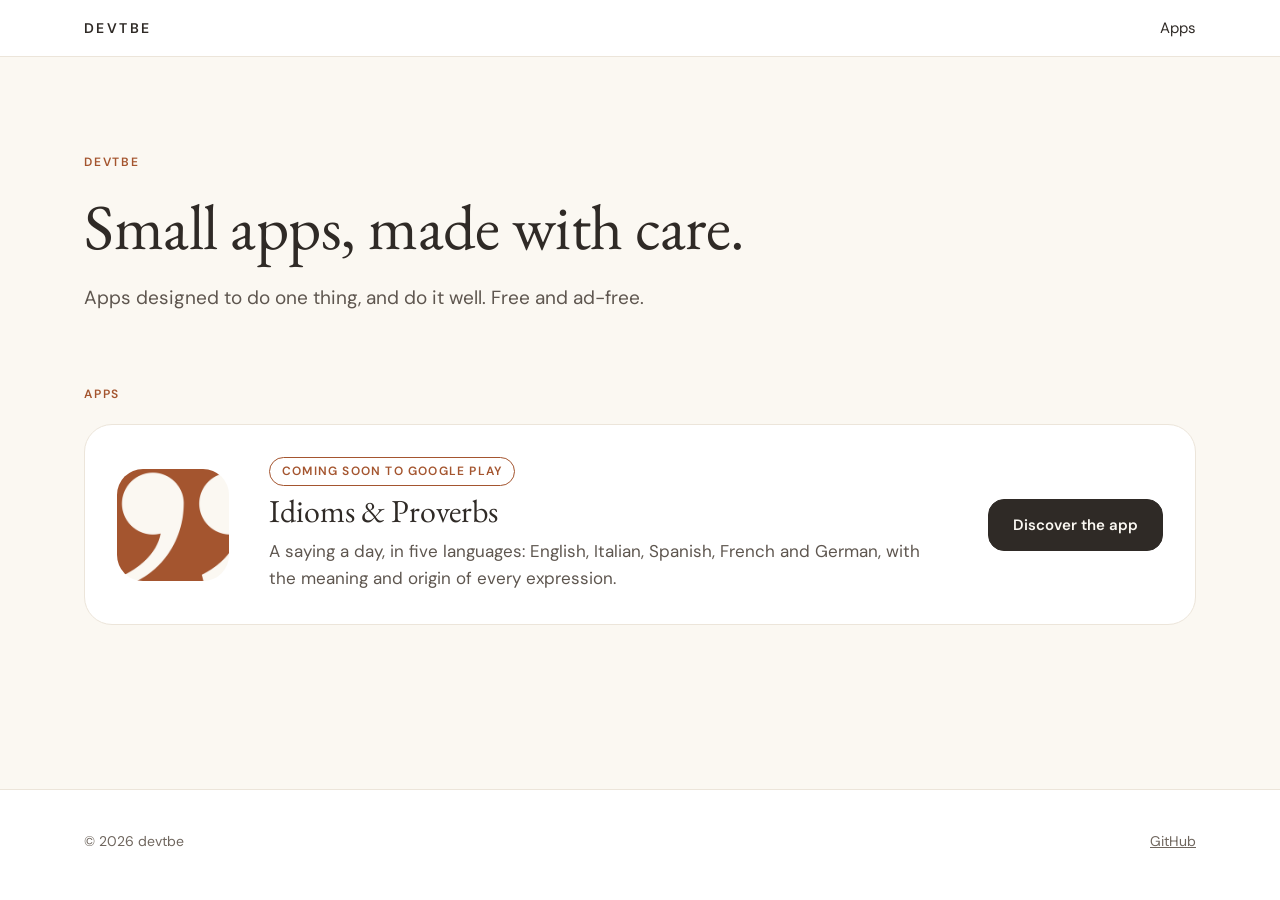
<file: index.html>
<!doctype html>
<html lang="en">
<head>
<meta charset="utf-8">
<meta name="viewport" content="width=device-width, initial-scale=1">
<title>devtbe — apps for Android and iPhone</title>
<meta name="description" content="Small apps for Android and iPhone, made with care. Among them Idioms &amp; Proverbs, a saying a day in five languages.">
<link rel="icon" href="assets/apple-touch-icon.png">
<link rel="preconnect" href="https://fonts.googleapis.com">
<link rel="preconnect" href="https://fonts.gstatic.com" crossorigin>
<link href="https://fonts.googleapis.com/css2?family=EB+Garamond:ital@0;1&amp;family=DM+Sans:wght@400;500;600&amp;display=swap" rel="stylesheet">
<link rel="stylesheet" href="assets/stile.css">
<style>
.apertura { padding-top: 96px; padding-bottom: 72px; display: flex; flex-direction: column; gap: 20px; }
.apertura .corpo { max-width: 34em; font-size: 19px; }
.app { display: flex; flex-wrap: wrap; align-items: center; gap: 28px 40px; padding: 32px; background: var(--bianco); border: 1px solid var(--linea); border-radius: 28px; margin-bottom: 96px; }
.app img { width: 112px; height: 112px; border-radius: 26px; }
.app .testo { flex: 1 1 360px; min-width: 0; display: flex; flex-direction: column; gap: 8px; }
.app .azioni { display: flex; flex-wrap: wrap; gap: 10px; }
.stato { display: inline-block; align-self: flex-start; font-size: 12px; font-weight: 600; letter-spacing: 1.2px; text-transform: uppercase; color: var(--accento); border: 1px solid var(--accento); border-radius: 999px; padding: 4px 12px; }
</style>
</head>
<body>
<header class="testata">
  <nav class="contenitore" aria-label="Principale">
    <a class="marchio" href="./"><span>devtbe</span></a>
    <div class="voci">
      <a href="#app">Apps</a>
    </div>
  </nav>
</header>

<main>
  <section class="contenitore apertura">
    <p class="occhiello">devtbe</p>
    <h1 class="titolo grande">Small apps, made with care.</h1>
    <p class="corpo">Apps designed to do one thing, and do it well. Free and ad-free.</p>
  </section>

  <section id="app" class="contenitore" aria-labelledby="titolo-app">
    <h2 id="titolo-app" class="occhiello" style="margin-bottom: 20px">Apps</h2>

    <article class="app">
      <img src="assets/verbavolant-icona.png" alt="Idioms &amp; Proverbs icon" width="112" height="112">
      <div class="testo">
        <span class="stato">Coming soon to Google Play</span>
        <h3 class="titolo piccolo" style="font-size: 32px">Idioms &amp; Proverbs</h3>
        <p class="corpo">A saying a day, in five languages: English, Italian, Spanish, French and German, with the meaning and origin of every expression.</p>
      </div>
      <div class="azioni">
        <a class="pulsante" href="proverbs/">Discover the app</a>
      </div>
    </article>
  </section>
</main>

<footer class="piede">
  <div class="contenitore">
    <span>© 2026 devtbe</span>
    <a href="https://github.com/devtbe">GitHub</a>
  </div>
</footer>
</body>
</html>
</file>
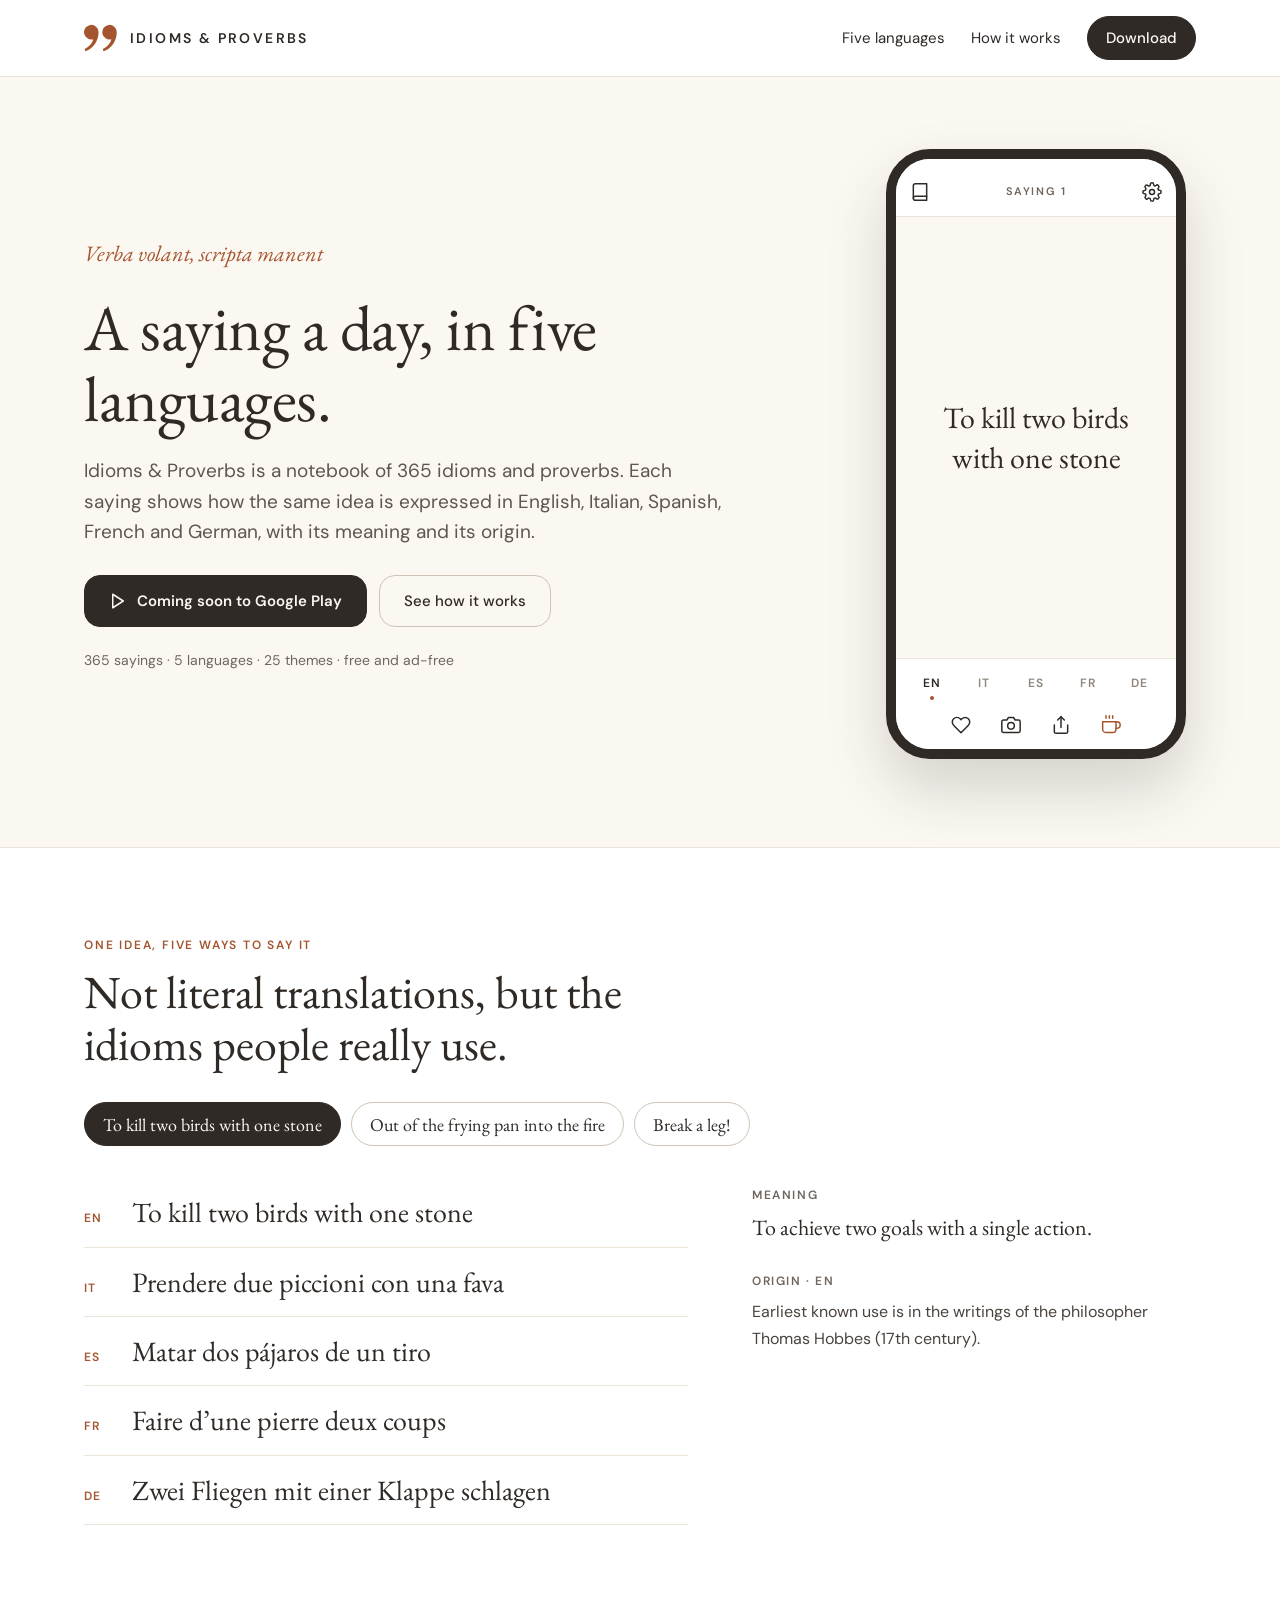
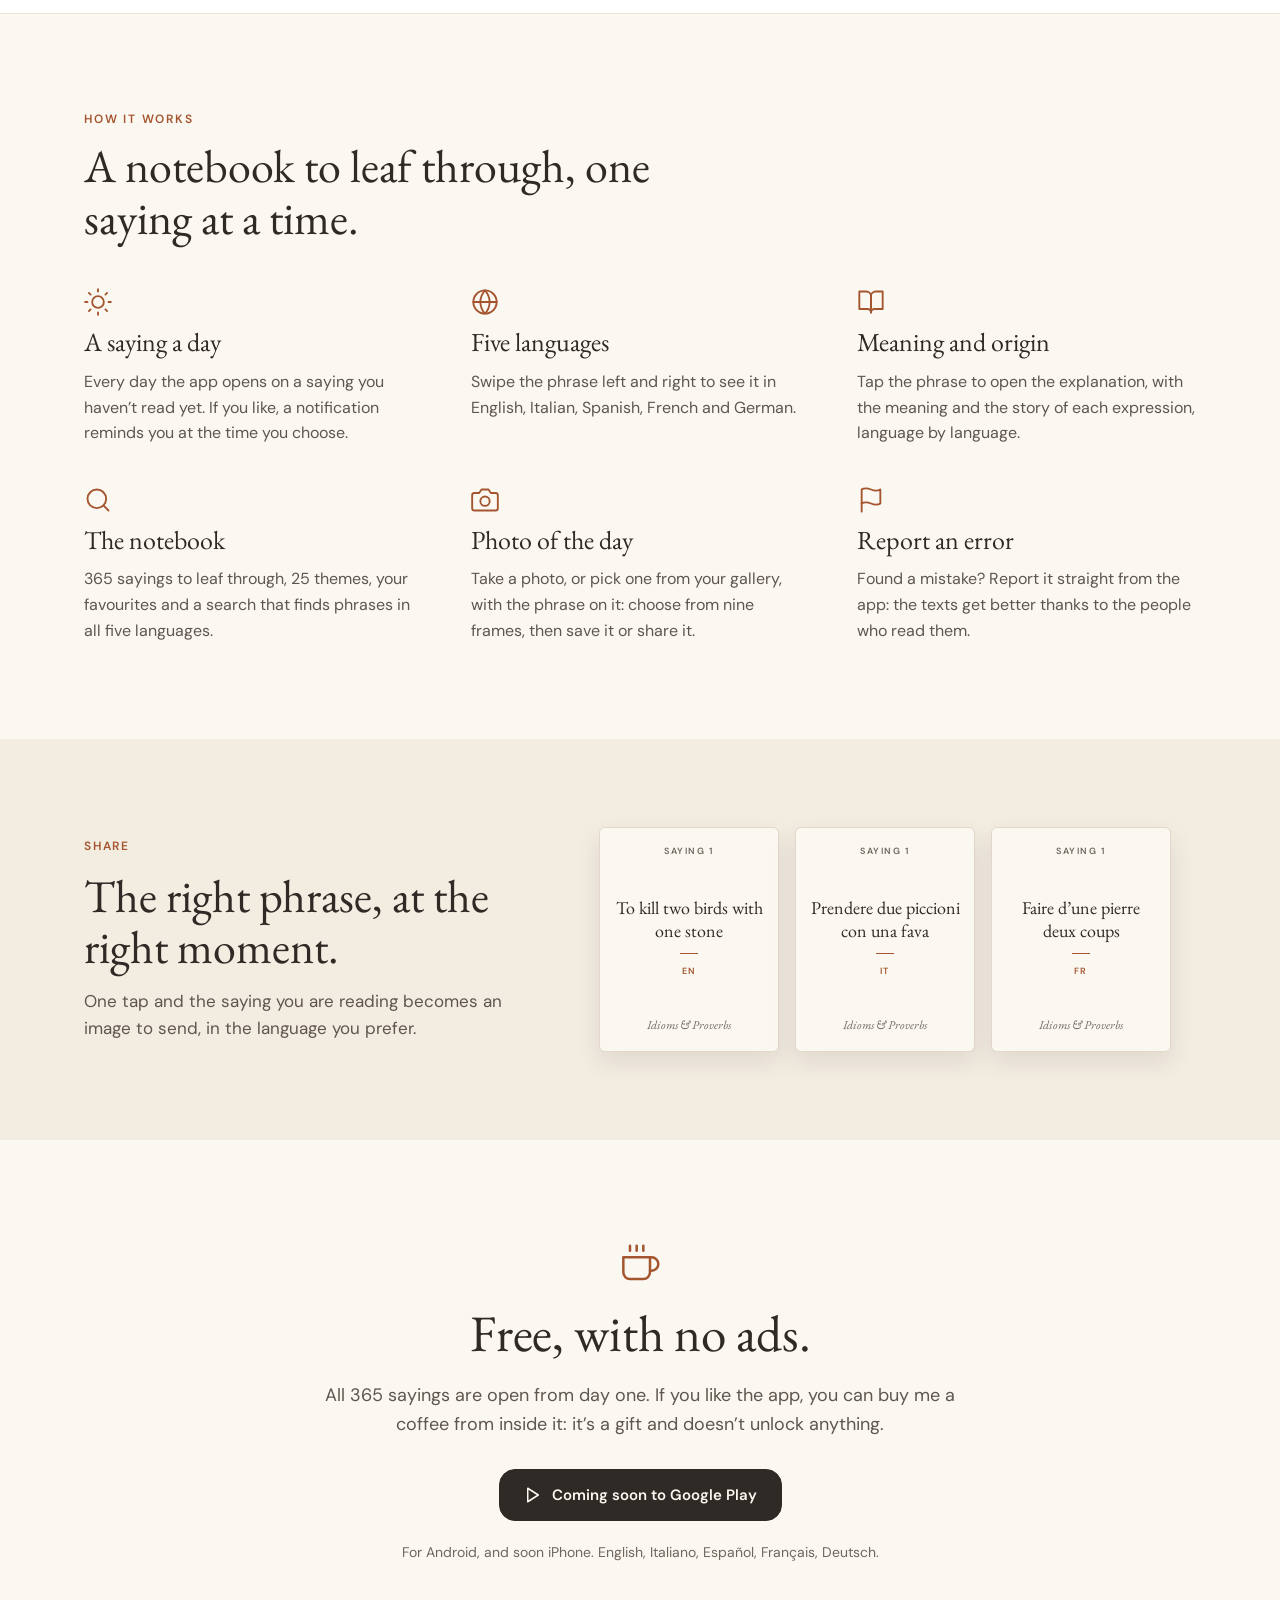
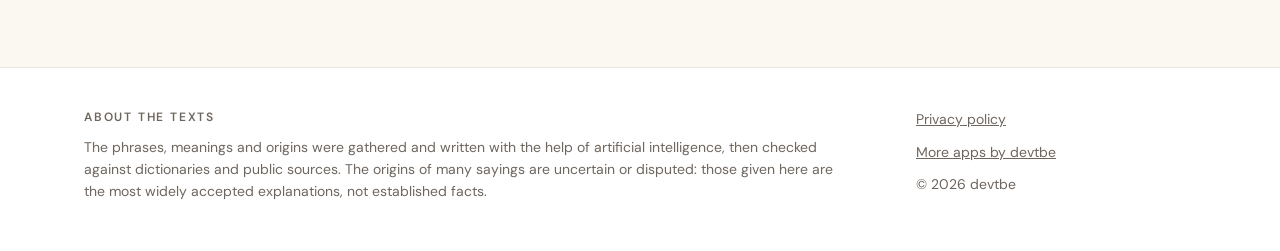
<file: proverbs/index.html>
<!doctype html>
<html lang="en">
<head>
<meta charset="utf-8">
<meta name="viewport" content="width=device-width, initial-scale=1">
<title>Idioms &amp; Proverbs in 5 languages — a saying a day</title>
<meta name="description" content="A notebook of 365 idioms and proverbs in English, Italian, Spanish, French and German, with their meaning and origin. Free and ad-free.">
<meta property="og:title" content="Idioms &amp; Proverbs — a saying a day">
<meta property="og:description" content="365 idioms and proverbs in five languages, with their meaning and origin.">
<meta property="og:image" content="../assets/verbavolant-icona.png">
<link rel="icon" href="favicon.png">
<link rel="apple-touch-icon" href="../assets/apple-touch-icon.png">
<link rel="preconnect" href="https://fonts.googleapis.com">
<link rel="preconnect" href="https://fonts.gstatic.com" crossorigin>
<link href="https://fonts.googleapis.com/css2?family=EB+Garamond:ital@0;1&amp;family=DM+Sans:wght@400;500;600&amp;display=swap" rel="stylesheet">
<link rel="stylesheet" href="../assets/stile.css">
<style>
/* apertura */
.apertura { display: flex; flex-wrap: wrap; align-items: center; gap: 56px; padding-top: 72px; padding-bottom: 88px; }
.apertura .testo { flex: 1 1 440px; min-width: 0; display: flex; flex-direction: column; gap: 22px; }
.motto { margin: 0; font-family: var(--serif); font-style: italic; font-size: 22px; color: var(--accento); }
.apertura .corpo { font-size: 19px; max-width: 34em; }
.pulsanti { display: flex; flex-wrap: wrap; gap: 12px; margin-top: 6px; }

/* il telefono */
.telefono-box { flex: 0 1 320px; display: flex; justify-content: center; margin: 0 auto; }
.telefono { width: 300px; height: 610px; border-radius: 44px; border: 10px solid var(--inchiostro); background: var(--sfondo); overflow: hidden; display: flex; flex-direction: column; box-shadow: 0 30px 60px rgba(47,42,38,0.18); }
.tel-alto { background: var(--bianco); border-bottom: 1px solid var(--linea); height: 58px; display: flex; align-items: center; justify-content: space-between; padding: 8px 14px 0; }
.tel-alto span { font-size: 11px; font-weight: 600; letter-spacing: 1.6px; color: var(--tenue); text-transform: uppercase; }
.tel-frase { flex: 1; display: flex; align-items: center; justify-content: center; padding: 0 22px; }
.tel-frase p { margin: 0; font-family: var(--serif); font-size: 30px; line-height: 1.32; text-align: center; }
.tel-basso { background: var(--bianco); border-top: 1px solid var(--linea); padding: 6px 10px 14px; }
.tel-lingue { display: flex; justify-content: space-around; }
.tel-lingue button { width: 48px; height: 44px; border: 0; background: transparent; cursor: pointer; display: flex; flex-direction: column; align-items: center; justify-content: center; gap: 5px; font: 600 12px var(--sans); letter-spacing: 1.2px; color: var(--lieve); }
.tel-lingue button::after { content: ''; width: 4px; height: 4px; border-radius: 2px; }
.tel-lingue button[aria-pressed="true"] { color: var(--inchiostro); }
.tel-lingue button[aria-pressed="true"]::after { background: var(--accento); }
.tel-azioni { display: flex; justify-content: center; gap: 30px; padding-top: 6px; }

/* cinque lingue */
.fascia { background: var(--bianco); border-top: 1px solid var(--linea); border-bottom: 1px solid var(--linea); }
.sezione { padding-top: 88px; padding-bottom: 88px; display: flex; flex-direction: column; gap: 32px; }
.intro { display: flex; flex-direction: column; gap: 12px; max-width: 40em; }
.esempi { display: flex; flex-wrap: wrap; gap: 10px; }
.esempi button { min-height: 44px; padding: 0 18px; border-radius: 999px; border: 1px solid var(--filo); background: transparent; color: var(--inchiostro); font: 18px var(--serif); cursor: pointer; }
.esempi button[aria-pressed="true"] { background: var(--inchiostro); border-color: var(--inchiostro); color: var(--sfondo); }
.confronto { display: flex; flex-wrap: wrap; gap: 40px 64px; }
.righe { flex: 1 1 460px; min-width: 0; margin: 0; padding: 0; list-style: none; }
.righe li { display: flex; align-items: baseline; gap: 20px; padding: 16px 0; border-bottom: 1px solid var(--linea); }
.righe .codice { width: 28px; flex-shrink: 0; font-size: 12px; font-weight: 600; letter-spacing: 1.4px; color: var(--accento); }
.righe .esp { font-family: var(--serif); font-size: clamp(22px, 2.2vw, 28px); line-height: 1.3; }
.dettagli { flex: 1 1 300px; min-width: 0; display: flex; flex-direction: column; gap: 28px; padding-top: 8px; }
.dettagli .etichetta { margin: 0 0 8px; font-size: 12px; font-weight: 600; letter-spacing: 1.6px; text-transform: uppercase; color: var(--tenue); }
.dettagli .sig { margin: 0; font-family: var(--serif); font-size: 22px; line-height: 1.4; }
.dettagli .orig { margin: 0; font-size: 16px; line-height: 1.65; color: #4A433D; }

/* come funziona */
.punti { display: flex; flex-wrap: wrap; gap: 40px 48px; }
.punto { flex: 1 1 300px; min-width: 0; display: flex; flex-direction: column; gap: 12px; }
.punto p { margin: 0; color: var(--testo); line-height: 1.6; }

/* condividi */
.carta-fascia { background: var(--carta); }
.condividi { display: flex; flex-wrap: wrap; align-items: center; gap: 48px; padding-top: 88px; padding-bottom: 88px; }
.condividi .testo { flex: 1 1 340px; min-width: 0; display: flex; flex-direction: column; gap: 14px; }
.carte { flex: 1 1 520px; min-width: 0; display: flex; flex-wrap: wrap; justify-content: center; gap: 16px; }
.carta { width: 180px; aspect-ratio: 4 / 5; background: var(--sfondo); border: 1px solid #E2D7C8; border-radius: 6px; box-shadow: 0 10px 24px rgba(47,42,38,0.10); display: flex; flex-direction: column; justify-content: space-between; align-items: center; padding: 16px 14px; }
.carta .pag { font-size: 9px; font-weight: 600; letter-spacing: 1.6px; color: var(--tenue); text-transform: uppercase; }
.carta .centro { display: flex; flex-direction: column; align-items: center; gap: 10px; }
.carta .fr { font-family: var(--serif); font-size: 18px; line-height: 1.3; text-align: center; }
.carta .filo { width: 18px; height: 1.5px; background: var(--accento); }
.carta .cod { font-size: 9px; font-weight: 600; letter-spacing: 1.4px; color: var(--accento); }
.carta .firma { font-family: var(--serif); font-style: italic; font-size: 12px; color: var(--tenue); }
@media (max-width: 560px) { .carta { width: calc(50% - 8px); } }

/* scarica */
.scarica { padding-top: 104px; padding-bottom: 104px; display: flex; flex-direction: column; align-items: center; text-align: center; gap: 20px; }
.scarica .corpo { font-size: 18px; max-width: 36em; }

/* note */
.note { flex: 1 1 460px; min-width: 0; display: flex; flex-direction: column; gap: 8px; }
.note p { margin: 0; line-height: 1.6; }
.collegamenti { flex: 0 1 280px; display: flex; flex-direction: column; gap: 10px; }
</style>
</head>
<body>
<header class="testata">
  <nav class="contenitore" aria-label="Principale">
    <a class="marchio" href="./">
      <svg width="34" height="28" viewBox="-12 -13 56 46" aria-hidden="true"><g fill="#A4552F"><path d="M12 0 C12 16 2 28 -10 32 L-11 28 C-3 24 2 18 3 12 A12 12 0 1 1 12 0 Z"/><path transform="translate(30 0)" d="M12 0 C12 16 2 28 -10 32 L-11 28 C-3 24 2 18 3 12 A12 12 0 1 1 12 0 Z"/></g></svg>
      <span>Idioms &amp; Proverbs</span>
    </a>
    <div class="voci">
      <a href="#lingue">Five languages</a>
      <a href="#funziona">How it works</a>
      <a class="pulsante piccolo" href="#scarica" style="color: var(--sfondo)">Download</a>
    </div>
  </nav>
</header>

<main>
  <!-- apertura -->
  <section class="contenitore apertura">
    <div class="testo">
      <p class="motto">Verba volant, scripta manent</p>
      <h1 class="titolo grande">A saying a day, in five languages.</h1>
      <p class="corpo">Idioms &amp; Proverbs is a notebook of 365 idioms and proverbs. Each saying shows how the same idea is expressed in English, Italian, Spanish, French and German, with its meaning and its origin.</p>
      <div class="pulsanti">
        <a class="pulsante" href="#scarica">
          <svg width="18" height="18" viewBox="0 0 24 24" fill="none" stroke="currentColor" stroke-width="2" stroke-linecap="round" stroke-linejoin="round" aria-hidden="true"><path d="M5 3l14 9-14 9V3z"/></svg>
          Coming soon to Google Play
        </a>
        <a class="pulsante chiaro" href="#funziona">See how it works</a>
      </div>
      <p class="nota">365 sayings · 5 languages · 25 themes · free and ad-free</p>
    </div>

    <div class="telefono-box">
      <div class="telefono" role="img" aria-label="The main screen of the Idioms &amp; Proverbs app">
        <div class="tel-alto">
          <svg width="20" height="20" viewBox="0 0 24 24" fill="none" stroke="#2F2A26" stroke-width="1.8" stroke-linecap="round" stroke-linejoin="round" aria-hidden="true"><path d="M4 19.5A2.5 2.5 0 0 1 6.5 17H20"/><path d="M6.5 2H20v20H6.5A2.5 2.5 0 0 1 4 19.5v-15A2.5 2.5 0 0 1 6.5 2z"/></svg>
          <span data-pagina>Saying 1</span>
          <svg width="20" height="20" viewBox="0 0 24 24" fill="none" stroke="#2F2A26" stroke-width="1.8" stroke-linecap="round" stroke-linejoin="round" aria-hidden="true"><circle cx="12" cy="12" r="3"/><path d="M19.4 15a1.65 1.65 0 0 0 .33 1.82l.06.06a2 2 0 0 1-2.83 2.83l-.06-.06a1.65 1.65 0 0 0-1.82-.33 1.65 1.65 0 0 0-1 1.51V21a2 2 0 0 1-4 0v-.09A1.65 1.65 0 0 0 9 19.4a1.65 1.65 0 0 0-1.82.33l-.06.06a2 2 0 0 1-2.83-2.83l.06-.06a1.65 1.65 0 0 0 .33-1.82 1.65 1.65 0 0 0-1.51-1H3a2 2 0 0 1 0-4h.09A1.65 1.65 0 0 0 4.6 9a1.65 1.65 0 0 0-.33-1.82l-.06-.06a2 2 0 0 1 2.83-2.83l.06.06a1.65 1.65 0 0 0 1.82.33H9a1.65 1.65 0 0 0 1-1.51V3a2 2 0 0 1 4 0v.09a1.65 1.65 0 0 0 1 1.51 1.65 1.65 0 0 0 1.82-.33l.06-.06a2 2 0 0 1 2.83 2.83l-.06.06a1.65 1.65 0 0 0-.33 1.82V9a1.65 1.65 0 0 0 1.51 1H21a2 2 0 0 1 0 4h-.09a1.65 1.65 0 0 0-1.51 1z"/></svg>
        </div>
        <div class="tel-frase"><p data-frase>To kill two birds with one stone</p></div>
        <div class="tel-basso">
          <div class="tel-lingue" aria-label="Language of the phrase">
            <button type="button" data-lingua="en" aria-pressed="true">EN</button>
            <button type="button" data-lingua="it" aria-pressed="false">IT</button>
            <button type="button" data-lingua="es" aria-pressed="false">ES</button>
            <button type="button" data-lingua="fr" aria-pressed="false">FR</button>
            <button type="button" data-lingua="de" aria-pressed="false">DE</button>
          </div>
          <div class="tel-azioni" aria-hidden="true">
            <svg width="20" height="20" viewBox="0 0 24 24" fill="none" stroke="#2F2A26" stroke-width="1.8" stroke-linecap="round" stroke-linejoin="round"><path d="M20.84 4.61a5.5 5.5 0 0 0-7.78 0L12 5.67l-1.06-1.06a5.5 5.5 0 0 0-7.78 7.78l1.06 1.06L12 21.23l7.78-7.78 1.06-1.06a5.5 5.5 0 0 0 0-7.78z"/></svg>
            <svg width="20" height="20" viewBox="0 0 24 24" fill="none" stroke="#2F2A26" stroke-width="1.8" stroke-linecap="round" stroke-linejoin="round"><path d="M23 19a2 2 0 0 1-2 2H3a2 2 0 0 1-2-2V8a2 2 0 0 1 2-2h4l2-3h6l2 3h4a2 2 0 0 1 2 2z"/><circle cx="12" cy="13" r="4"/></svg>
            <svg width="20" height="20" viewBox="0 0 24 24" fill="none" stroke="#2F2A26" stroke-width="1.8" stroke-linecap="round" stroke-linejoin="round"><path d="M4 12v8a2 2 0 0 0 2 2h12a2 2 0 0 0 2-2v-8"/><polyline points="16 6 12 2 8 6"/><line x1="12" y1="2" x2="12" y2="15"/></svg>
            <svg width="20" height="20" viewBox="0 0 24 24" fill="none" stroke="#A4552F" stroke-width="1.8" stroke-linecap="round" stroke-linejoin="round"><path d="M18 8h1a4 4 0 0 1 0 8h-1"/><path d="M2 8h16v9a4 4 0 0 1-4 4H6a4 4 0 0 1-4-4V8z"/><line x1="6" y1="1" x2="6" y2="4"/><line x1="10" y1="1" x2="10" y2="4"/><line x1="14" y1="1" x2="14" y2="4"/></svg>
          </div>
        </div>
      </div>
    </div>
  </section>

  <!-- una stessa idea, cinque modi di dirla -->
  <section id="lingue" class="fascia">
    <div class="contenitore sezione">
      <div class="intro">
        <p class="occhiello">One idea, five ways to say it</p>
        <h2 class="titolo medio">Not literal translations, but the idioms people really use.</h2>
      </div>
      <div class="esempi" aria-label="Choose an example">
        <button type="button" data-esempio="0" aria-pressed="true">To kill two birds with one stone</button>
        <button type="button" data-esempio="1" aria-pressed="false">Out of the frying pan into the fire</button>
        <button type="button" data-esempio="2" aria-pressed="false">Break a leg!</button>
      </div>
      <div class="confronto" aria-live="polite">
        <ul class="righe" data-righe></ul>
        <div class="dettagli">
          <div>
            <p class="etichetta">Meaning</p>
            <p class="sig" data-sig></p>
          </div>
          <div>
            <p class="etichetta" data-orig-etichetta>Origin</p>
            <p class="orig" data-orig></p>
          </div>
        </div>
      </div>
    </div>
  </section>

  <!-- come funziona -->
  <section id="funziona" class="contenitore sezione" style="padding-top: 96px; padding-bottom: 96px; gap: 44px">
    <div class="intro">
      <p class="occhiello">How it works</p>
      <h2 class="titolo medio">A notebook to leaf through, one saying at a time.</h2>
    </div>
    <div class="punti">
      <div class="punto">
        <svg width="28" height="28" viewBox="0 0 24 24" fill="none" stroke="#A4552F" stroke-width="1.6" stroke-linecap="round" stroke-linejoin="round" aria-hidden="true"><circle cx="12" cy="12" r="5"/><line x1="12" y1="1" x2="12" y2="3"/><line x1="12" y1="21" x2="12" y2="23"/><line x1="4.22" y1="4.22" x2="5.64" y2="5.64"/><line x1="18.36" y1="18.36" x2="19.78" y2="19.78"/><line x1="1" y1="12" x2="3" y2="12"/><line x1="21" y1="12" x2="23" y2="12"/><line x1="4.22" y1="19.78" x2="5.64" y2="18.36"/><line x1="18.36" y1="5.64" x2="19.78" y2="4.22"/></svg>
        <h3 class="titolo piccolo">A saying a day</h3>
        <p>Every day the app opens on a saying you haven’t read yet. If you like, a notification reminds you at the time you choose.</p>
      </div>
      <div class="punto">
        <svg width="28" height="28" viewBox="0 0 24 24" fill="none" stroke="#A4552F" stroke-width="1.6" stroke-linecap="round" stroke-linejoin="round" aria-hidden="true"><circle cx="12" cy="12" r="10"/><line x1="2" y1="12" x2="22" y2="12"/><path d="M12 2a15.3 15.3 0 0 1 4 10 15.3 15.3 0 0 1-4 10 15.3 15.3 0 0 1-4-10 15.3 15.3 0 0 1 4-10z"/></svg>
        <h3 class="titolo piccolo">Five languages</h3>
        <p>Swipe the phrase left and right to see it in English, Italian, Spanish, French and German.</p>
      </div>
      <div class="punto">
        <svg width="28" height="28" viewBox="0 0 24 24" fill="none" stroke="#A4552F" stroke-width="1.6" stroke-linecap="round" stroke-linejoin="round" aria-hidden="true"><path d="M2 3h6a4 4 0 0 1 4 4v14a3 3 0 0 0-3-3H2z"/><path d="M22 3h-6a4 4 0 0 0-4 4v14a3 3 0 0 1 3-3h7z"/></svg>
        <h3 class="titolo piccolo">Meaning and origin</h3>
        <p>Tap the phrase to open the explanation, with the meaning and the story of each expression, language by language.</p>
      </div>
      <div class="punto">
        <svg width="28" height="28" viewBox="0 0 24 24" fill="none" stroke="#A4552F" stroke-width="1.6" stroke-linecap="round" stroke-linejoin="round" aria-hidden="true"><circle cx="11" cy="11" r="8"/><line x1="21" y1="21" x2="16.65" y2="16.65"/></svg>
        <h3 class="titolo piccolo">The notebook</h3>
        <p>365 sayings to leaf through, 25 themes, your favourites and a search that finds phrases in all five languages.</p>
      </div>
      <div class="punto">
        <svg width="28" height="28" viewBox="0 0 24 24" fill="none" stroke="#A4552F" stroke-width="1.6" stroke-linecap="round" stroke-linejoin="round" aria-hidden="true"><path d="M23 19a2 2 0 0 1-2 2H3a2 2 0 0 1-2-2V8a2 2 0 0 1 2-2h4l2-3h6l2 3h4a2 2 0 0 1 2 2z"/><circle cx="12" cy="13" r="4"/></svg>
        <h3 class="titolo piccolo">Photo of the day</h3>
        <p>Take a photo, or pick one from your gallery, with the phrase on it: choose from nine frames, then save it or share it.</p>
      </div>
      <div class="punto">
        <svg width="28" height="28" viewBox="0 0 24 24" fill="none" stroke="#A4552F" stroke-width="1.6" stroke-linecap="round" stroke-linejoin="round" aria-hidden="true"><path d="M4 15s1-1 4-1 5 2 8 2 4-1 4-1V3s-1 1-4 1-5-2-8-2-4 1-4 1z"/><line x1="4" y1="22" x2="4" y2="15"/></svg>
        <h3 class="titolo piccolo">Report an error</h3>
        <p>Found a mistake? Report it straight from the app: the texts get better thanks to the people who read them.</p>
      </div>
    </div>
  </section>

  <!-- condividi -->
  <section class="carta-fascia">
    <div class="contenitore condividi">
      <div class="testo">
        <p class="occhiello">Share</p>
        <h2 class="titolo medio">The right phrase, at the right moment.</h2>
        <p class="corpo">One tap and the saying you are reading becomes an image to send, in the language you prefer.</p>
      </div>
      <div class="carte" data-carte aria-hidden="true"></div>
    </div>
  </section>

  <!-- gratuito, il caffè, scarica -->
  <section id="scarica" class="contenitore scarica">
    <svg width="40" height="40" viewBox="0 0 24 24" fill="none" stroke="#A4552F" stroke-width="1.5" stroke-linecap="round" stroke-linejoin="round" aria-hidden="true"><path d="M18 8h1a4 4 0 0 1 0 8h-1"/><path d="M2 8h16v9a4 4 0 0 1-4 4H6a4 4 0 0 1-4-4V8z"/><line x1="6" y1="1" x2="6" y2="4"/><line x1="10" y1="1" x2="10" y2="4"/><line x1="14" y1="1" x2="14" y2="4"/></svg>
    <h2 class="titolo medio" style="font-size: clamp(34px, 4vw, 52px)">Free, with no ads.</h2>
    <p class="corpo">All 365 sayings are open from day one. If you like the app, you can buy me a coffee from inside it: it’s a gift and doesn’t unlock anything.</p>
    <!-- quando l'app sarà pubblicata: href = indirizzo della scheda sul Play Store -->
    <a class="pulsante" href="#scarica" style="margin-top: 10px">
      <svg width="18" height="18" viewBox="0 0 24 24" fill="none" stroke="currentColor" stroke-width="2" stroke-linecap="round" stroke-linejoin="round" aria-hidden="true"><path d="M5 3l14 9-14 9V3z"/></svg>
      Coming soon to Google Play
    </a>
    <p class="nota">For Android, and soon iPhone. English, Italiano, Español, Français, Deutsch.</p>
  </section>
</main>

<footer class="piede">
  <div class="contenitore">
    <div class="note">
      <p class="occhiello" style="color: var(--tenue)">About the texts</p>
      <p>The phrases, meanings and origins were gathered and written with the help of artificial intelligence, then checked against dictionaries and public sources. The origins of many sayings are uncertain or disputed: those given here are the most widely accepted explanations, not established facts.</p>
    </div>
    <div class="collegamenti">
      <a href="privacy/">Privacy policy</a>
      <a href="../">More apps by devtbe</a>
      <span>© 2026 devtbe</span>
    </div>
  </div>
</footer>

<script>
(function () {
  var ESEMPI = [
    {
      pagina: 1,
      esp: { it: 'Prendere due piccioni con una fava', en: 'To kill two birds with one stone', es: 'Matar dos pájaros de un tiro', fr: 'Faire d’une pierre deux coups', de: 'Zwei Fliegen mit einer Klappe schlagen' },
      sig: 'To achieve two goals with a single action.',
      origLingua: 'EN',
      orig: 'Earliest known use is in the writings of the philosopher Thomas Hobbes (17th century).'
    },
    {
      pagina: 9,
      esp: { it: 'Cadere dalla padella nella brace', en: 'Out of the frying pan into the fire', es: 'Salir de Guatemala y meterse en Guatepeor', fr: 'Tomber de Charybde en Scylla', de: 'Vom Regen in die Traufe kommen' },
      sig: 'To go from a bad situation to a worse one.',
      origLingua: 'EN',
      orig: 'First recorded in English by Thomas More (1532); the image is already in a Greek epigram attributed to Germanicus (1st century), in which a hare escapes a dog only to be caught by a “sea-dog”.'
    },
    {
      pagina: 29,
      esp: { it: 'In bocca al lupo!', en: 'Break a leg!', es: '¡Mucha mierda!', fr: 'Je te dis merde !', de: 'Hals- und Beinbruch!' },
      sig: 'A wish of good luck before a performance or test.',
      origLingua: 'EN',
      orig: 'It comes from American theatre: the first printed example dates from 1948. You wish the opposite of luck because saying “good luck” to an actor is thought to be unlucky.'
    }
  ];
  var LINGUE = ['en', 'it', 'es', 'fr', 'de'];
  var stato = { ex: 0, lingua: 'en' };
  var $ = function (s) { return document.querySelector(s); };

  function elemento(tag, classe, testo) {
    var el = document.createElement(tag);
    if (classe) el.className = classe;
    if (testo != null) el.textContent = testo;
    return el;
  }

  function disegna() {
    var e = ESEMPI[stato.ex];
    $('[data-pagina]').textContent = 'Saying ' + e.pagina;
    $('[data-frase]').textContent = e.esp[stato.lingua];
    document.querySelectorAll('[data-lingua]').forEach(function (b) {
      b.setAttribute('aria-pressed', String(b.getAttribute('data-lingua') === stato.lingua));
    });
    document.querySelectorAll('[data-esempio]').forEach(function (b) {
      b.setAttribute('aria-pressed', String(Number(b.getAttribute('data-esempio')) === stato.ex));
    });

    var righe = $('[data-righe]');
    righe.replaceChildren();
    LINGUE.forEach(function (l) {
      var li = elemento('li');
      li.append(elemento('span', 'codice', l.toUpperCase()), elemento('span', 'esp', e.esp[l]));
      righe.append(li);
    });
    $('[data-sig]').textContent = e.sig;
    $('[data-orig-etichetta]').textContent = 'Origin · ' + e.origLingua;
    $('[data-orig]').textContent = e.orig;

    var carte = $('[data-carte]');
    carte.replaceChildren();
    ['en', 'it', 'fr'].forEach(function (l) {
      var c = elemento('div', 'carta');
      var centro = elemento('div', 'centro');
      centro.append(elemento('span', 'fr', e.esp[l]), elemento('span', 'filo'), elemento('span', 'cod', l.toUpperCase()));
      c.append(elemento('span', 'pag', 'Saying ' + e.pagina), centro, elemento('span', 'firma', 'Idioms & Proverbs'));
      carte.append(c);
    });
  }

  document.querySelectorAll('[data-lingua]').forEach(function (b) {
    b.addEventListener('click', function () { stato.lingua = b.getAttribute('data-lingua'); disegna(); });
  });
  document.querySelectorAll('[data-esempio]').forEach(function (b) {
    b.addEventListener('click', function () { stato.ex = Number(b.getAttribute('data-esempio')); disegna(); });
  });
  disegna();
})();
</script>
</body>
</html>
</file>
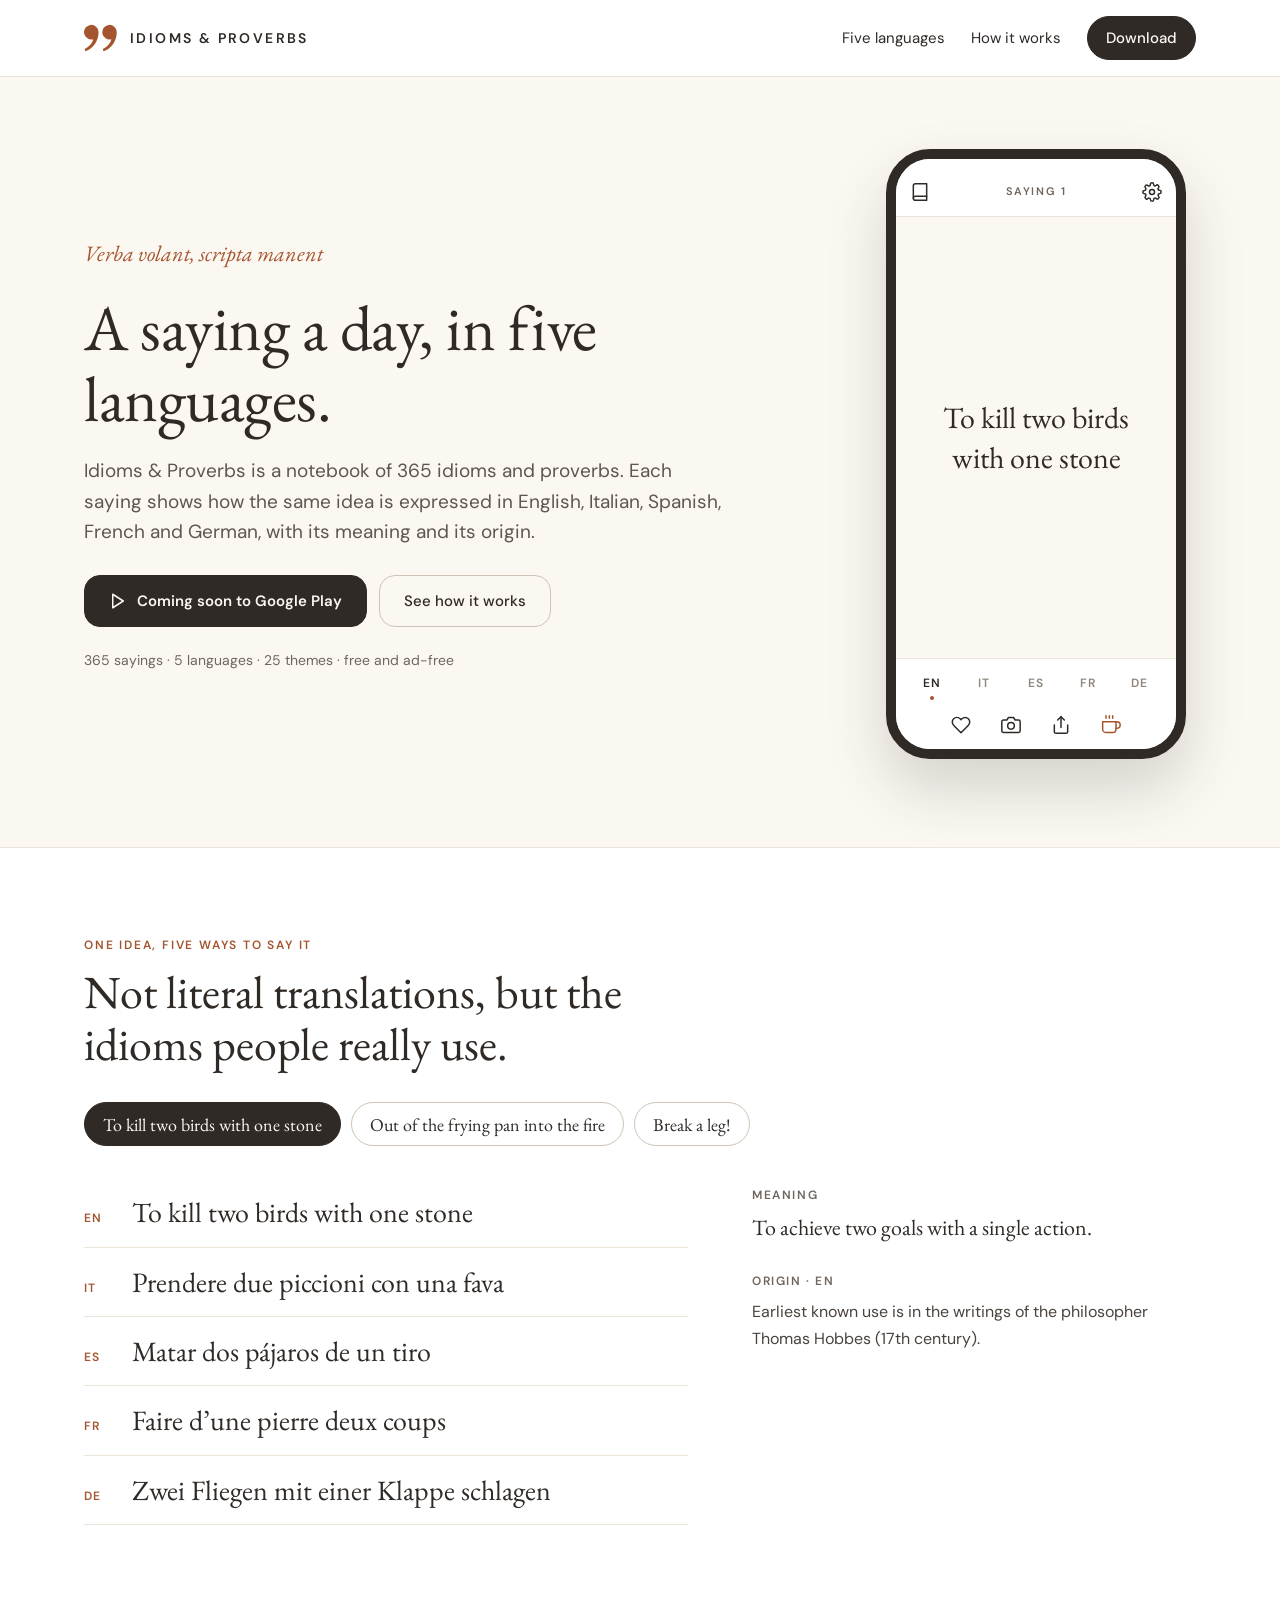
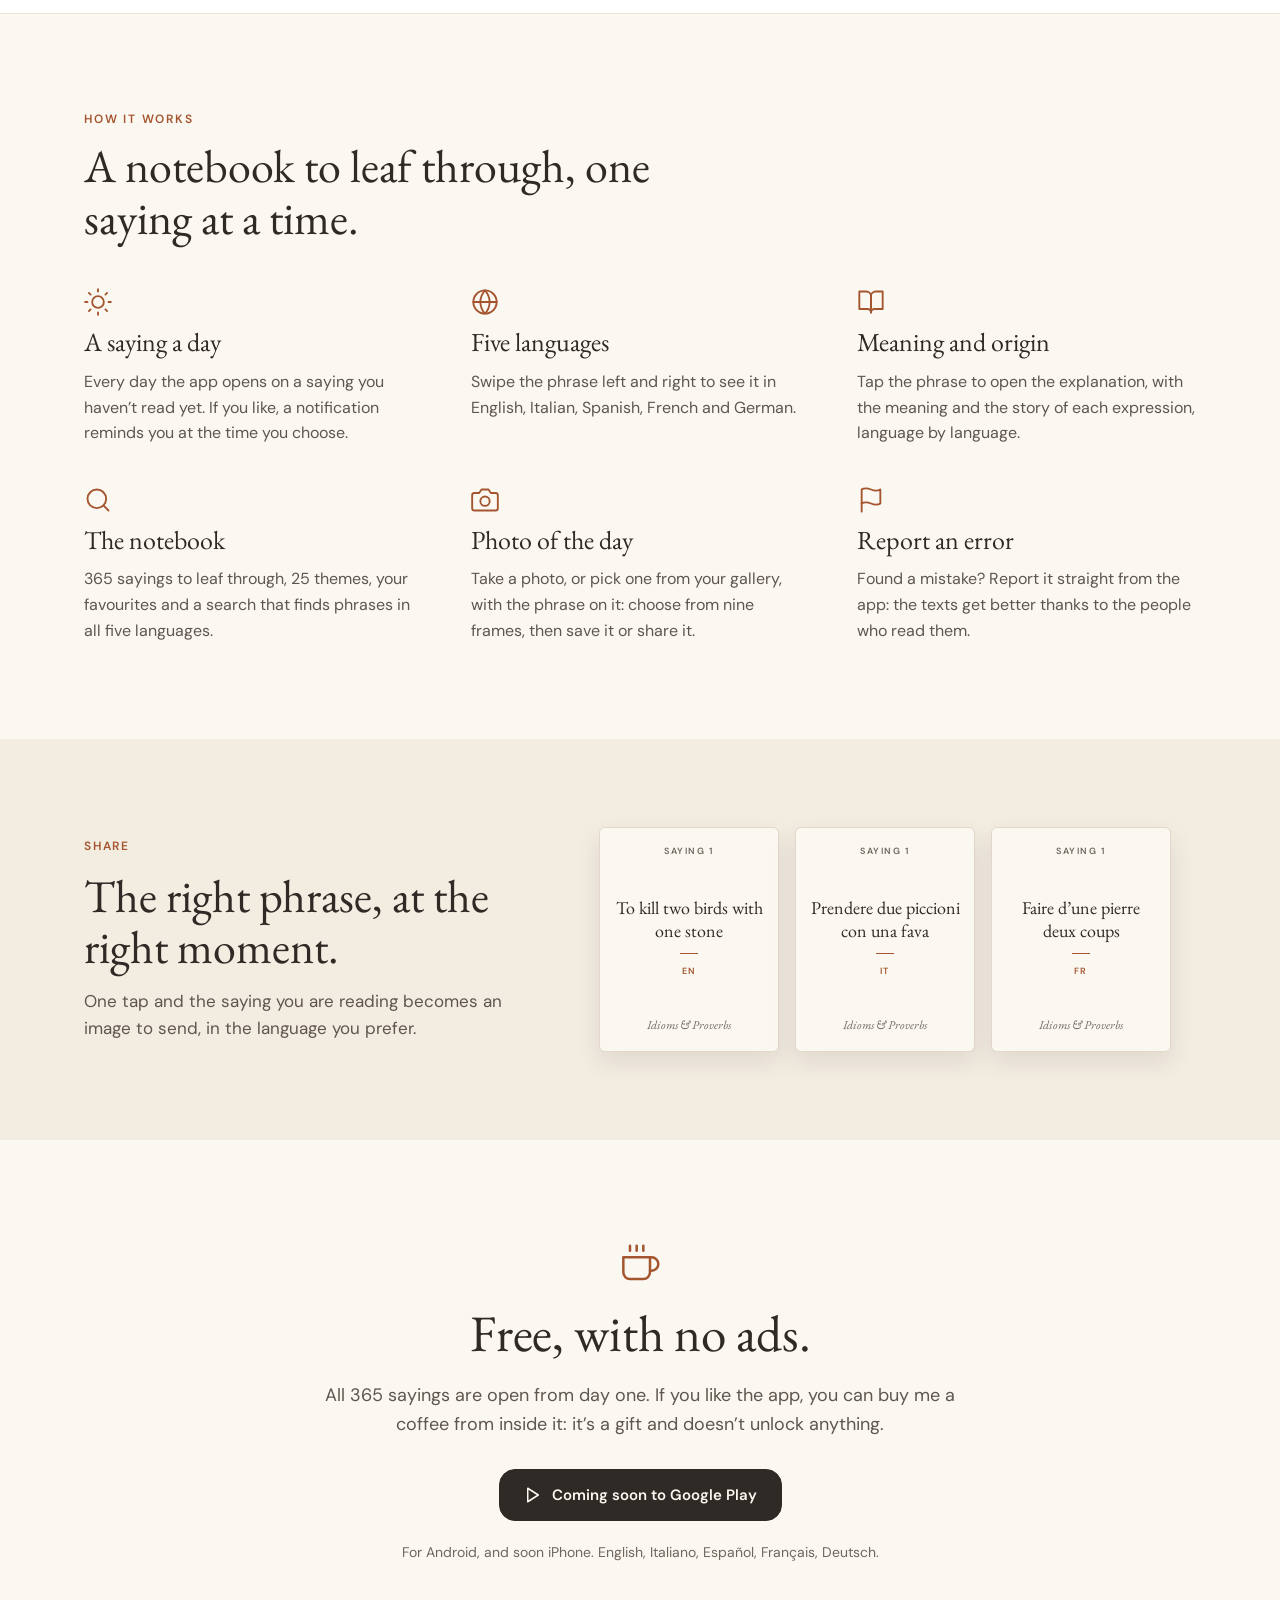
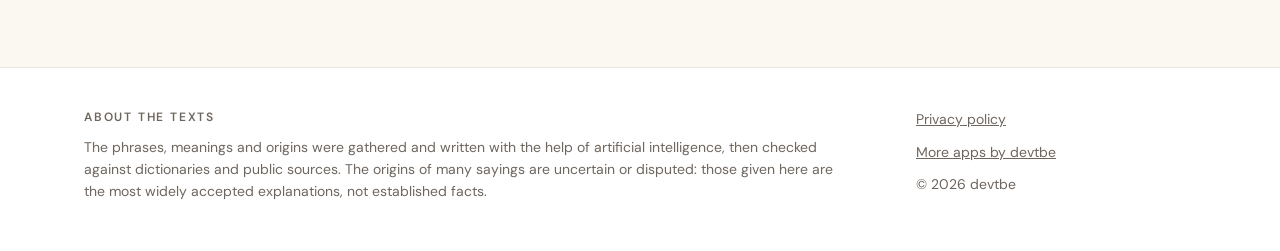
<file: verbavolant/index.html>
<!doctype html>
<html lang="en">
<head>
<meta charset="utf-8">
<title>Idioms &amp; Proverbs</title>
<meta name="robots" content="noindex">
<link rel="canonical" href="https://devtbe.github.io/proverbs/">
<meta http-equiv="refresh" content="0; url=/proverbs/">
<script>location.replace('/proverbs/' + location.hash);</script>
</head>
<body>
<p>This page has moved: <a href="/proverbs/">devtbe.github.io/proverbs/</a></p>
</body>
</html>
</file>
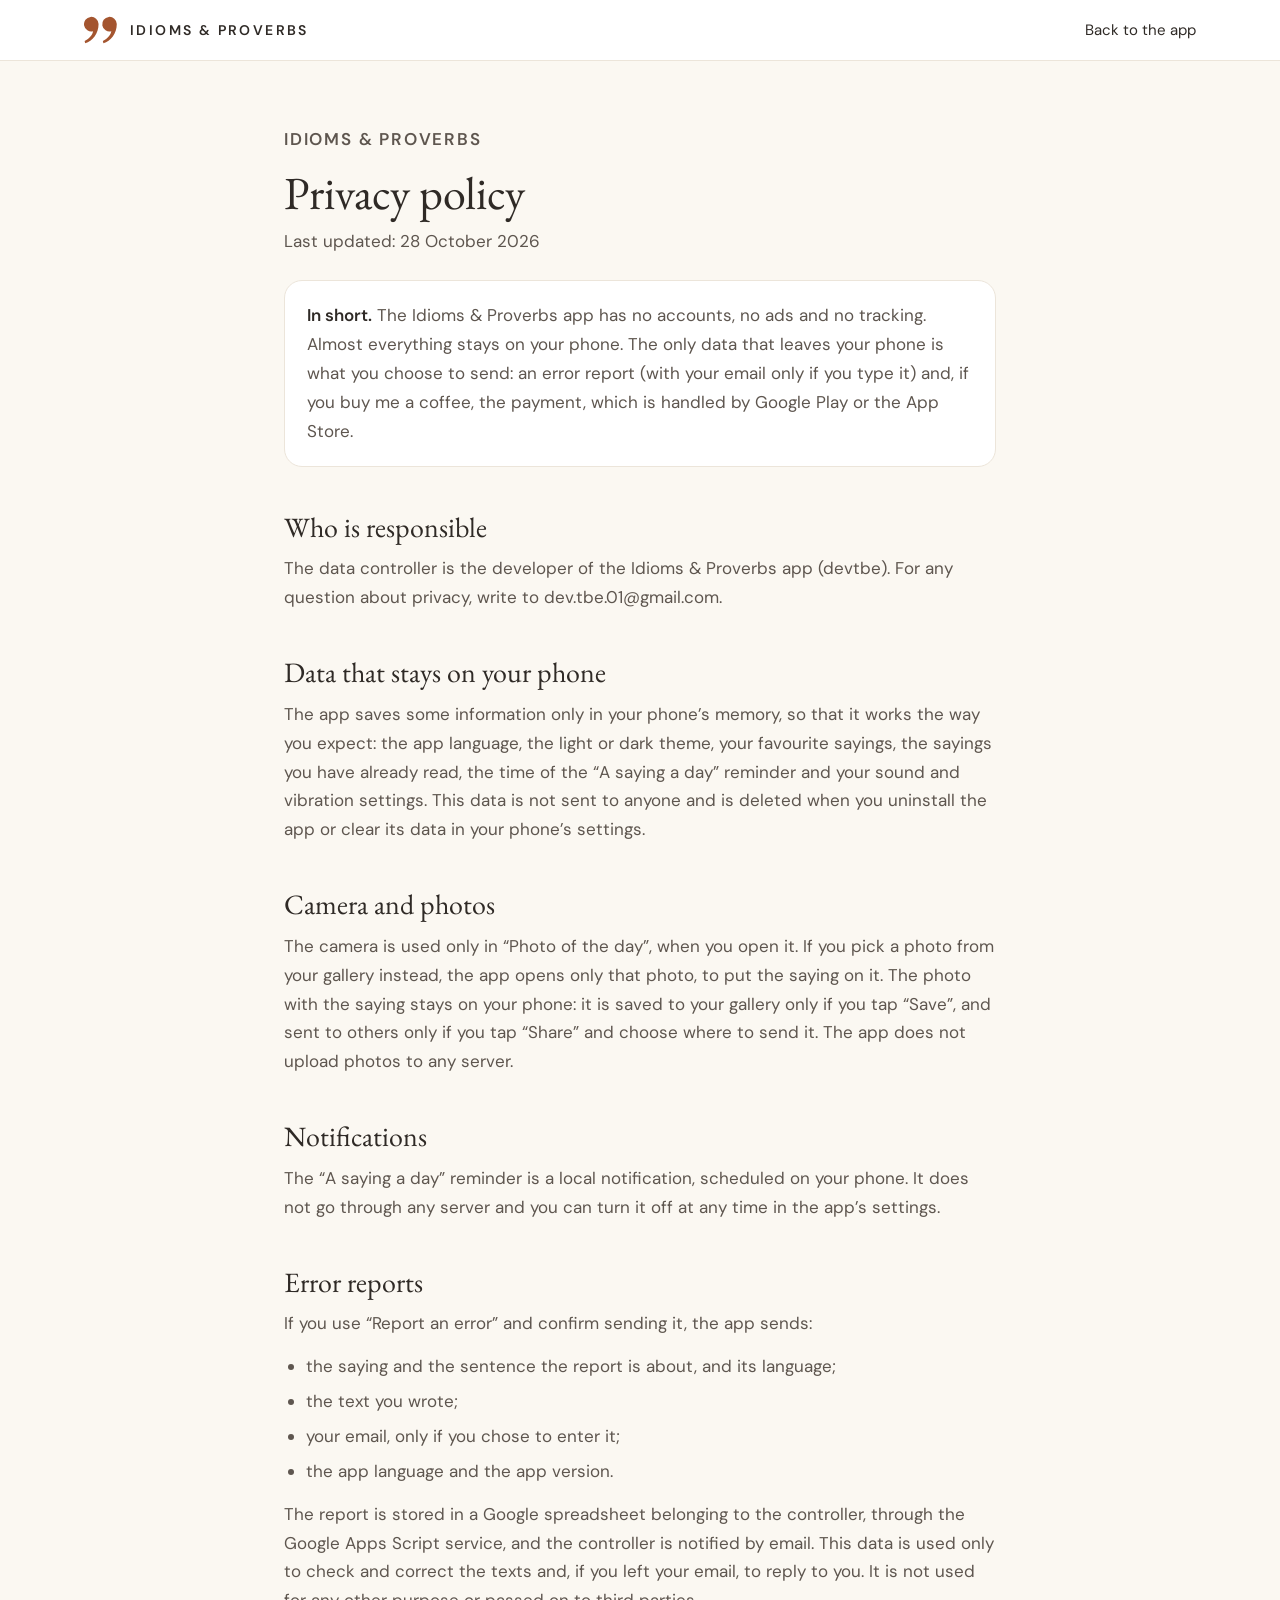
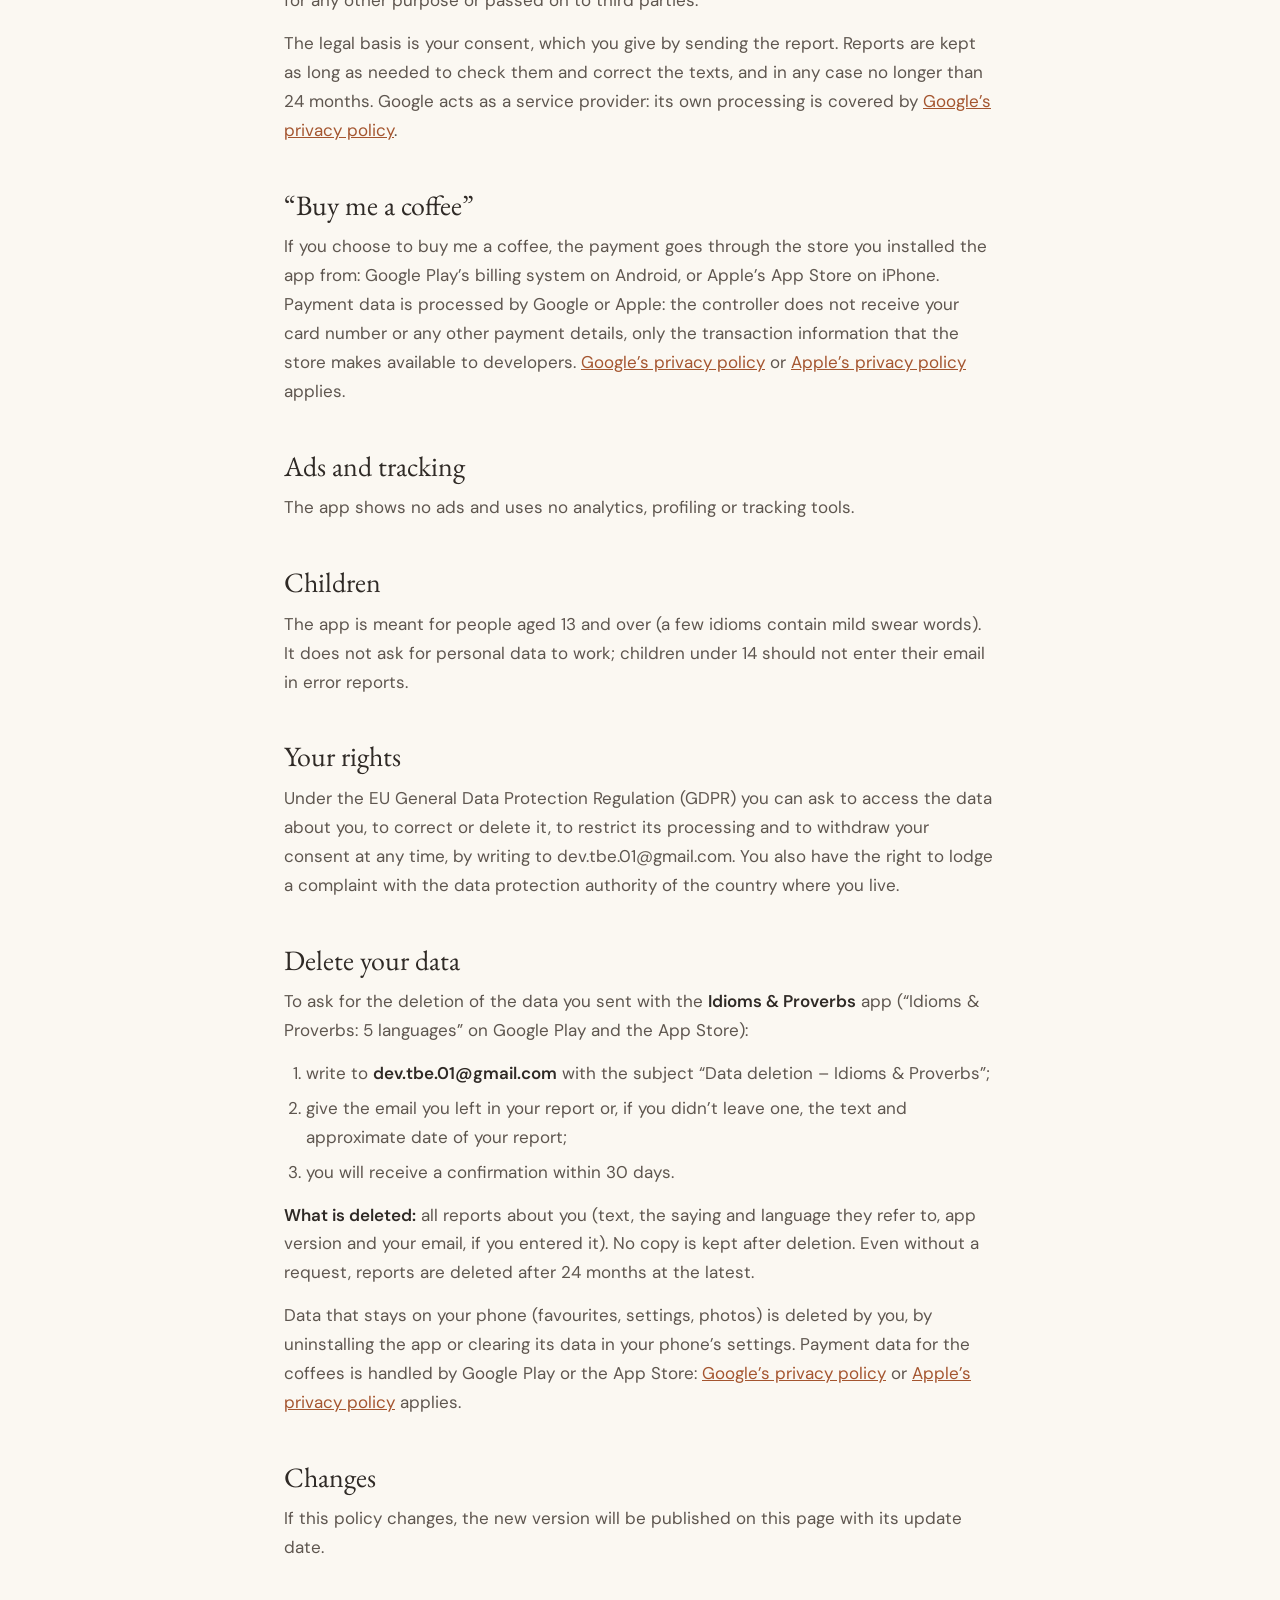
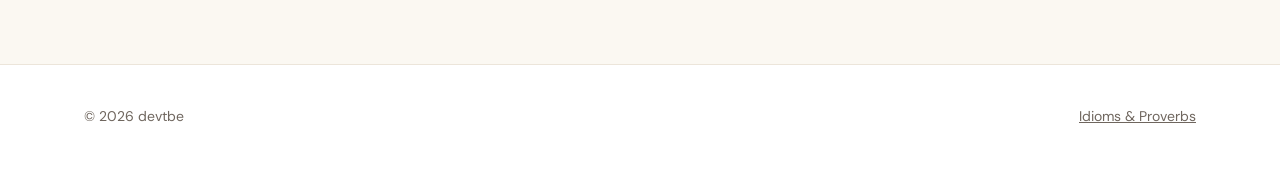
<file: proverbs/privacy/index.html>
<!doctype html>
<html lang="en">
<head>
<meta charset="utf-8">
<meta name="viewport" content="width=device-width, initial-scale=1">
<title>Privacy policy — Idioms &amp; Proverbs</title>
<meta name="description" content="How the Idioms &amp; Proverbs app handles your data.">
<link rel="icon" href="../favicon.png">
<link rel="preconnect" href="https://fonts.googleapis.com">
<link rel="preconnect" href="https://fonts.gstatic.com" crossorigin>
<link href="https://fonts.googleapis.com/css2?family=EB+Garamond:ital@0;1&amp;family=DM+Sans:wght@400;500;600&amp;display=swap" rel="stylesheet">
<link rel="stylesheet" href="../../assets/stile.css">
<style>
.documento { padding-top: 64px; padding-bottom: 88px; }
.documento h1 { margin: 0 0 8px; }
.documento h2 { margin: 44px 0 10px; font-family: var(--serif); font-weight: 400; font-size: 28px; line-height: 1.2; }
.documento p, .documento li { color: var(--testo); font-size: 17px; line-height: 1.7; }
.documento p { margin: 0 0 14px; }
.documento ul, .documento ol { margin: 0 0 14px; padding-left: 22px; }
.documento li { margin-bottom: 6px; }
.documento strong { color: var(--inchiostro); font-weight: 600; }
.riquadro { background: var(--bianco); border: 1px solid var(--linea); border-radius: 18px; padding: 20px 22px; margin: 24px 0 8px; }
.riquadro p:last-child { margin-bottom: 0; }
</style>
</head>
<body>
<header class="testata">
  <nav class="contenitore" aria-label="Principale">
    <a class="marchio" href="../">
      <svg width="34" height="28" viewBox="-12 -13 56 46" aria-hidden="true"><g fill="#A4552F"><path d="M12 0 C12 16 2 28 -10 32 L-11 28 C-3 24 2 18 3 12 A12 12 0 1 1 12 0 Z"/><path transform="translate(30 0)" d="M12 0 C12 16 2 28 -10 32 L-11 28 C-3 24 2 18 3 12 A12 12 0 1 1 12 0 Z"/></g></svg>
      <span>Idioms &amp; Proverbs</span>
    </a>
    <div class="voci"><a href="../">Back to the app</a></div>
  </nav>
</header>

<main class="contenitore stretto documento">
  <p class="occhiello">Idioms &amp; Proverbs</p>
  <h1 class="titolo medio">Privacy policy</h1>
  <p class="nota">Last updated: 28 October 2026</p>

  <div class="riquadro">
    <p><strong>In short.</strong> The Idioms &amp; Proverbs app has no accounts, no ads and no tracking. Almost everything stays on your phone. The only data that leaves your phone is what you choose to send: an error report (with your email only if you type it) and, if you buy me a coffee, the payment, which is handled by Google Play or the App Store.</p>
  </div>

  <h2>Who is responsible</h2>
  <p>The data controller is the developer of the Idioms &amp; Proverbs app (devtbe). For any question about privacy, write to dev.tbe.01@gmail.com.</p>

  <h2>Data that stays on your phone</h2>
  <p>The app saves some information only in your phone’s memory, so that it works the way you expect: the app language, the light or dark theme, your favourite sayings, the sayings you have already read, the time of the “A saying a day” reminder and your sound and vibration settings. This data is not sent to anyone and is deleted when you uninstall the app or clear its data in your phone’s settings.</p>

  <h2>Camera and photos</h2>
  <p>The camera is used only in “Photo of the day”, when you open it. If you pick a photo from your gallery instead, the app opens only that photo, to put the saying on it. The photo with the saying stays on your phone: it is saved to your gallery only if you tap “Save”, and sent to others only if you tap “Share” and choose where to send it. The app does not upload photos to any server.</p>

  <h2>Notifications</h2>
  <p>The “A saying a day” reminder is a local notification, scheduled on your phone. It does not go through any server and you can turn it off at any time in the app’s settings.</p>

  <h2>Error reports</h2>
  <p>If you use “Report an error” and confirm sending it, the app sends:</p>
  <ul>
    <li>the saying and the sentence the report is about, and its language;</li>
    <li>the text you wrote;</li>
    <li>your email, only if you chose to enter it;</li>
    <li>the app language and the app version.</li>
  </ul>
  <p>The report is stored in a Google spreadsheet belonging to the controller, through the Google Apps Script service, and the controller is notified by email. This data is used only to check and correct the texts and, if you left your email, to reply to you. It is not used for any other purpose or passed on to third parties.</p>
  <p>The legal basis is your consent, which you give by sending the report. Reports are kept as long as needed to check them and correct the texts, and in any case no longer than 24 months. Google acts as a service provider: its own processing is covered by <a href="https://policies.google.com/privacy">Google’s privacy policy</a>.</p>

  <h2>“Buy me a coffee”</h2>
  <p>If you choose to buy me a coffee, the payment goes through the store you installed the app from: Google Play’s billing system on Android, or Apple’s App Store on iPhone. Payment data is processed by Google or Apple: the controller does not receive your card number or any other payment details, only the transaction information that the store makes available to developers. <a href="https://policies.google.com/privacy">Google’s privacy policy</a> or <a href="https://www.apple.com/legal/privacy/">Apple’s privacy policy</a> applies.</p>

  <h2>Ads and tracking</h2>
  <p>The app shows no ads and uses no analytics, profiling or tracking tools.</p>

  <h2>Children</h2>
  <p>The app is meant for people aged 13 and over (a few idioms contain mild swear words). It does not ask for personal data to work; children under 14 should not enter their email in error reports.</p>

  <h2>Your rights</h2>
  <p>Under the EU General Data Protection Regulation (GDPR) you can ask to access the data about you, to correct or delete it, to restrict its processing and to withdraw your consent at any time, by writing to dev.tbe.01@gmail.com. You also have the right to lodge a complaint with the data protection authority of the country where you live.</p>

  <h2 id="cancel"><span id="cancellazione"></span>Delete your data</h2>
  <p>To ask for the deletion of the data you sent with the <strong>Idioms &amp; Proverbs</strong> app (“Idioms &amp; Proverbs: 5 languages” on Google Play and the App Store):</p>
  <ol>
    <li>write to <strong>dev.tbe.01@gmail.com</strong> with the subject “Data deletion – Idioms &amp; Proverbs”;</li>
    <li>give the email you left in your report or, if you didn’t leave one, the text and approximate date of your report;</li>
    <li>you will receive a confirmation within 30 days.</li>
  </ol>
  <p><strong>What is deleted:</strong> all reports about you (text, the saying and language they refer to, app version and your email, if you entered it). No copy is kept after deletion. Even without a request, reports are deleted after 24 months at the latest.</p>
  <p>Data that stays on your phone (favourites, settings, photos) is deleted by you, by uninstalling the app or clearing its data in your phone’s settings. Payment data for the coffees is handled by Google Play or the App Store: <a href="https://policies.google.com/privacy">Google’s privacy policy</a> or <a href="https://www.apple.com/legal/privacy/">Apple’s privacy policy</a> applies.</p>

  <h2>Changes</h2>
  <p>If this policy changes, the new version will be published on this page with its update date.</p>
</main>

<footer class="piede">
  <div class="contenitore">
    <span>© 2026 devtbe</span>
    <a href="../">Idioms &amp; Proverbs</a>
  </div>
</footer>
</body>
</html>
</file>
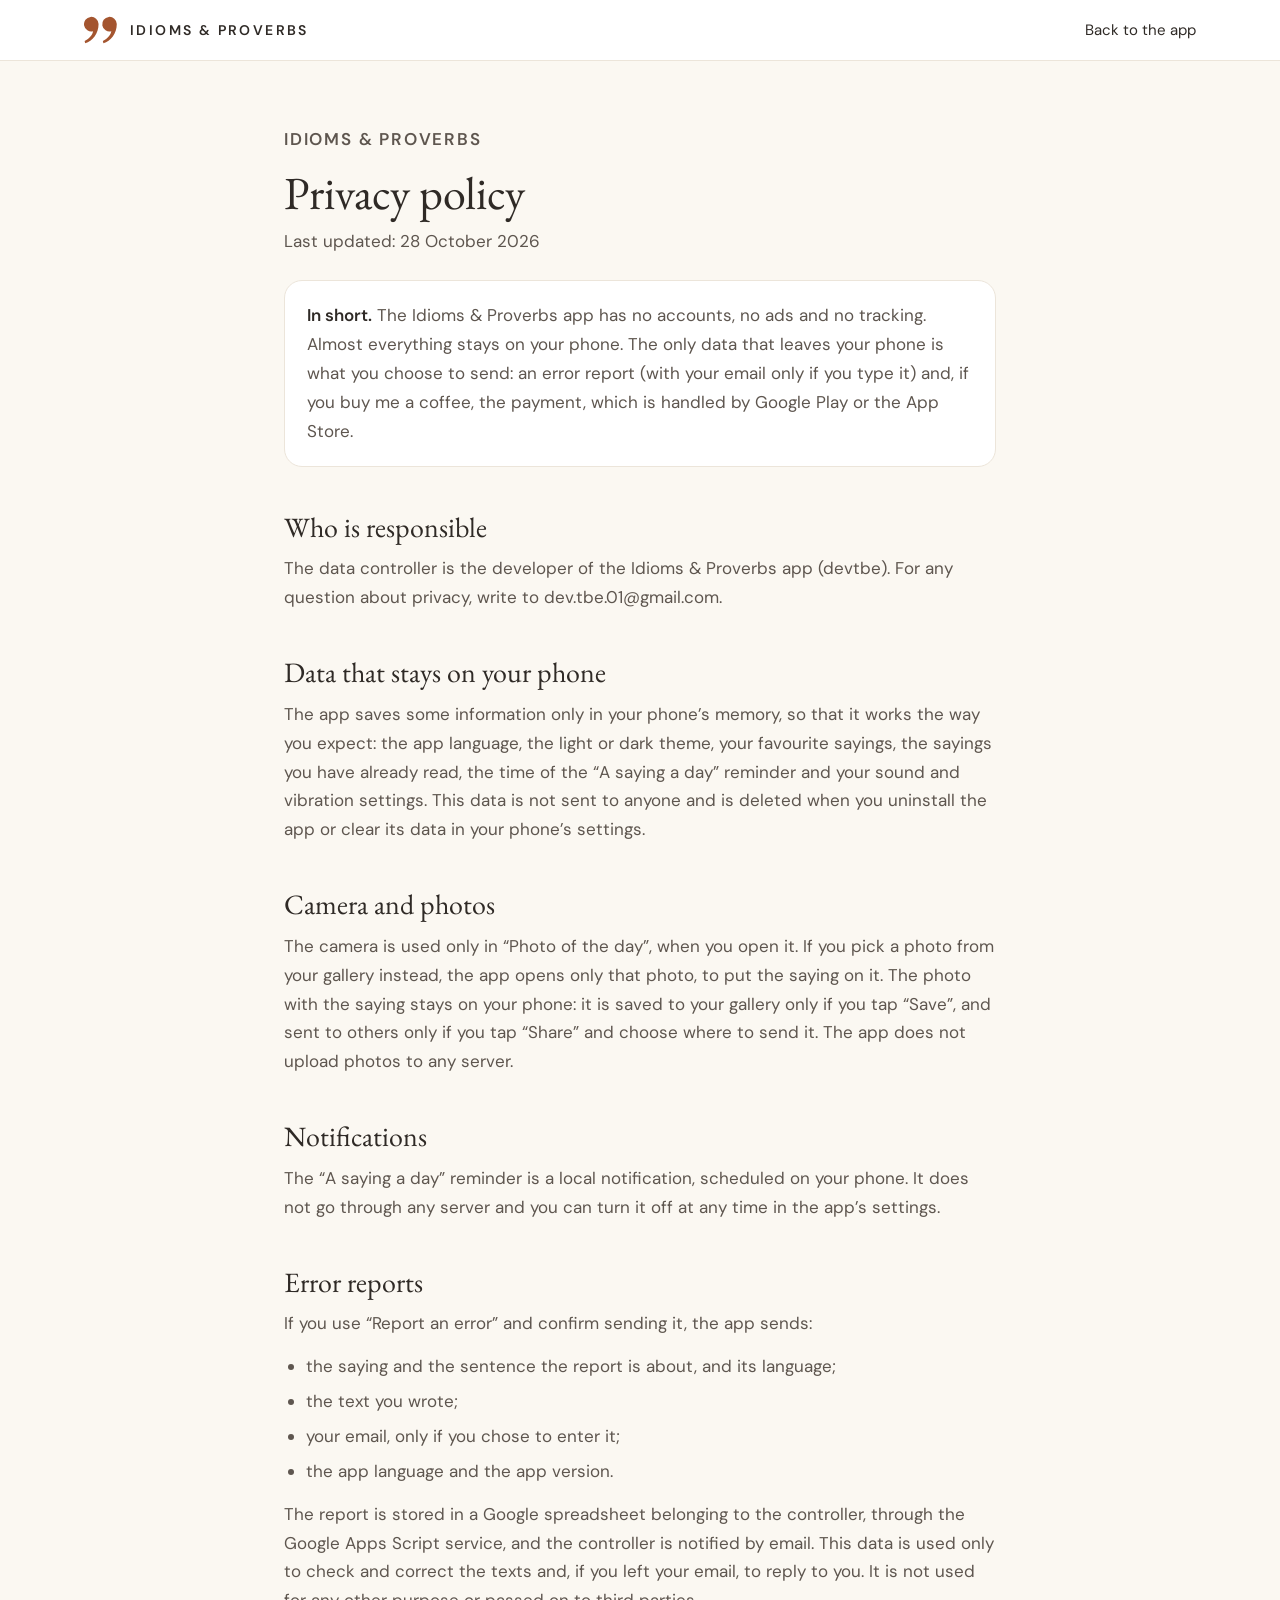
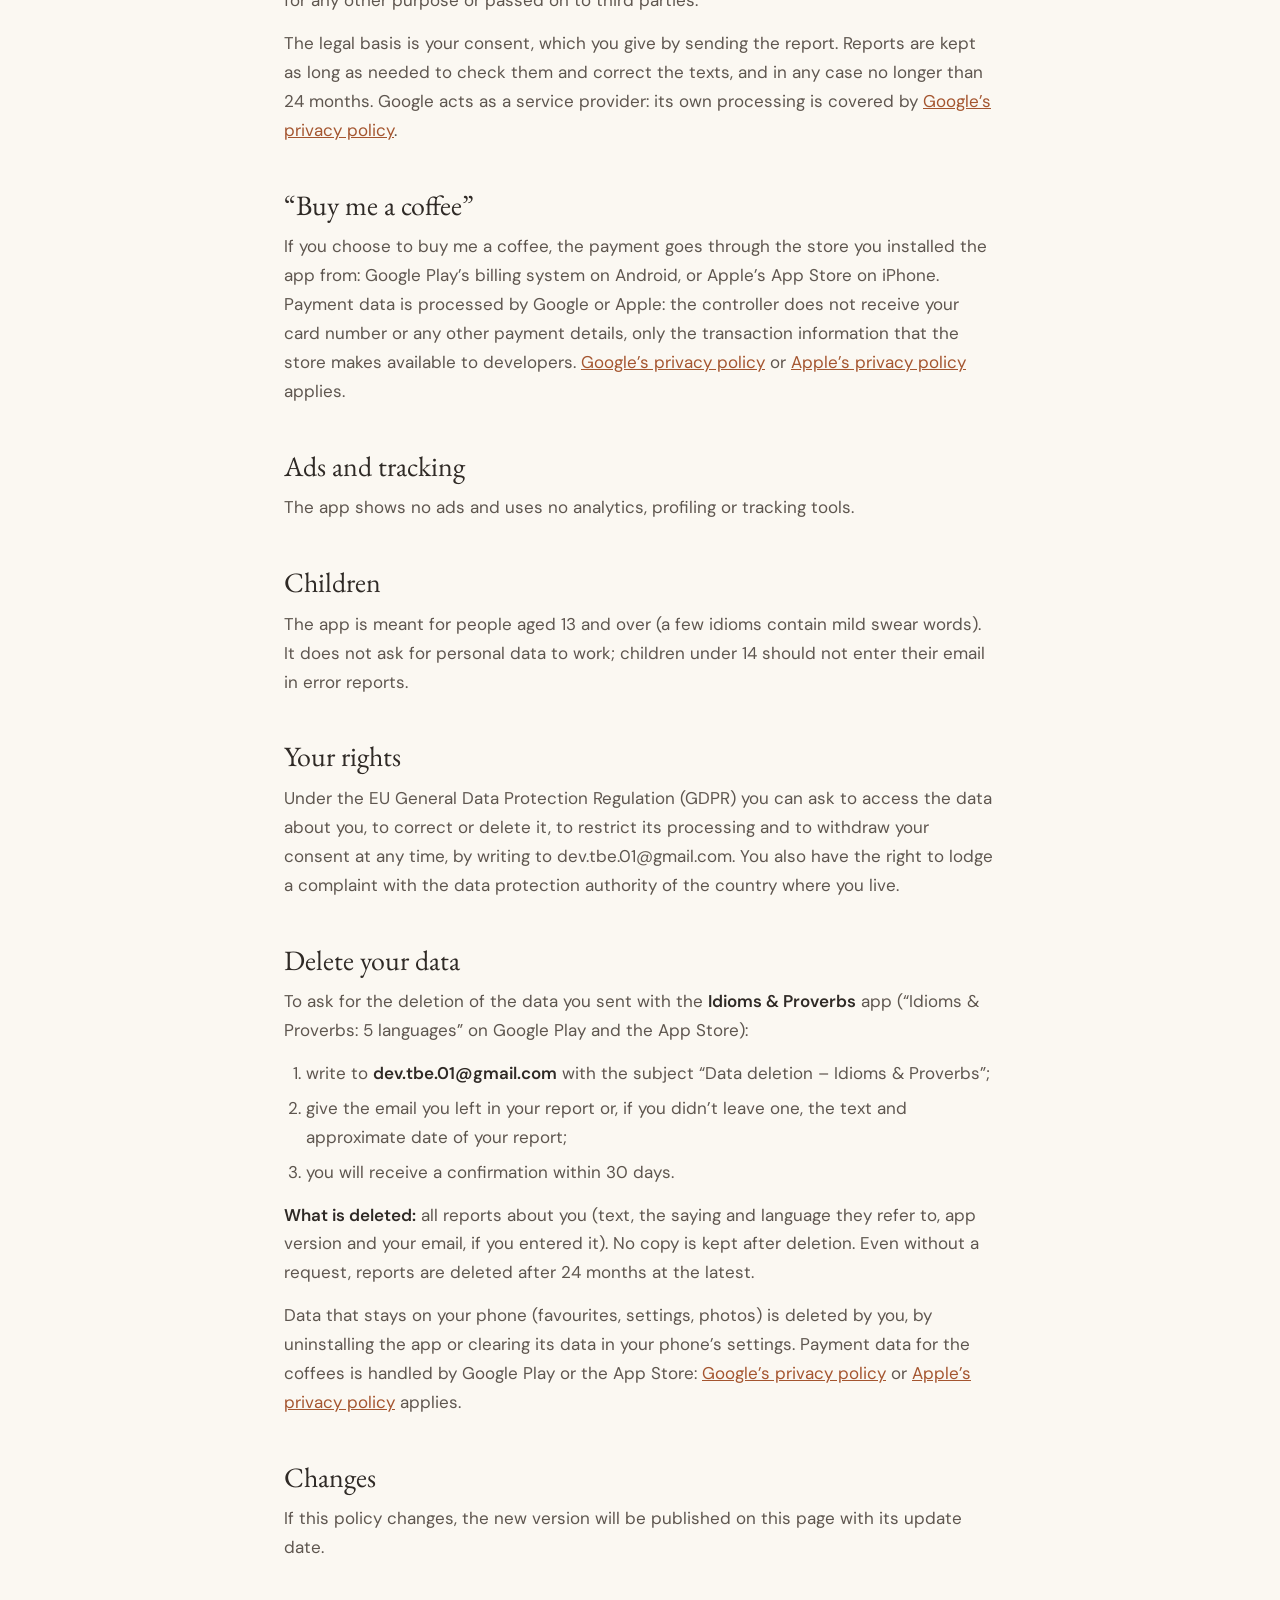
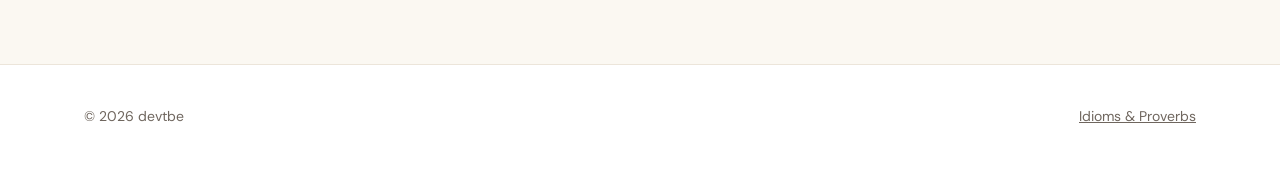
<file: verbavolant/privacy/index.html>
<!doctype html>
<html lang="en">
<head>
<meta charset="utf-8">
<title>Idioms &amp; Proverbs</title>
<meta name="robots" content="noindex">
<link rel="canonical" href="https://devtbe.github.io/proverbs/privacy/">
<meta http-equiv="refresh" content="0; url=/proverbs/privacy/">
<script>location.replace('/proverbs/privacy/' + location.hash);</script>
</head>
<body>
<p>This page has moved: <a href="/proverbs/privacy/">devtbe.github.io/proverbs/privacy/</a></p>
</body>
</html>
</file>
<file: assets/stile.css>
/* devtbe — stile comune a tutte le pagine */
:root {
  --sfondo: #FBF8F2;
  --bianco: #FFFFFF;
  --carta: #F3ECE1;
  --inchiostro: #2F2A26;
  --testo: #5E564F;
  --tenue: #6F665E;
  --lieve: #8F857B;
  --linea: #ECE5DA;
  --filo: #CFC4B6;
  --accento: #A4552F;
  --accento-scuro: #7E3F21;
  --serif: 'EB Garamond', Georgia, serif;
  --sans: 'DM Sans', system-ui, sans-serif;
}

* { box-sizing: border-box; }
html { scroll-behavior: smooth; -webkit-text-size-adjust: 100%; }
body { margin: 0; background: var(--sfondo); color: var(--inchiostro); font-family: var(--sans); font-size: 16px; line-height: 1.6; }
/* il piede resta in fondo anche nelle pagine corte */
body { display: flex; flex-direction: column; min-height: 100vh; }
main { flex: 1 0 auto; }
img, svg { display: block; }
a { color: var(--accento); }
a:hover { color: var(--accento-scuro); }
:focus-visible { outline: 2px solid var(--accento); outline-offset: 3px; border-radius: 4px; }

.contenitore { max-width: 1160px; margin: 0 auto; padding-left: 24px; padding-right: 24px; }
.stretto { max-width: 760px; }

/* intestazione */
.testata { background: var(--bianco); border-bottom: 1px solid var(--linea); }
.testata nav { display: flex; flex-wrap: wrap; align-items: center; justify-content: space-between; gap: 12px 24px; padding-top: 16px; padding-bottom: 16px; }
.marchio { display: flex; align-items: center; gap: 12px; color: var(--inchiostro); text-decoration: none; }
.marchio:hover { color: var(--inchiostro); }
.marchio span { font-weight: 600; font-size: 14px; letter-spacing: 2.4px; text-transform: uppercase; }
.voci { display: flex; flex-wrap: wrap; align-items: center; gap: 6px 26px; font-size: 15px; }
.voci a { color: var(--inchiostro); text-decoration: none; }
.voci a:hover { color: var(--accento); }

/* pulsanti */
.pulsante { display: inline-flex; align-items: center; gap: 10px; min-height: 52px; padding: 0 24px; border-radius: 16px; background: var(--inchiostro); color: var(--sfondo); text-decoration: none; font-weight: 600; font-size: 15px; border: 1px solid var(--inchiostro); }
.pulsante:hover { color: var(--sfondo); background: #1F1B18; }
.pulsante.chiaro { background: transparent; color: var(--inchiostro); border-color: var(--filo); font-weight: 500; }
.pulsante.chiaro:hover { border-color: var(--inchiostro); }
.pulsante.piccolo { min-height: 44px; padding: 0 18px; border-radius: 999px; font-weight: 500; }

/* testi */
.occhiello { margin: 0; font-size: 12px; font-weight: 600; letter-spacing: 1.8px; text-transform: uppercase; color: var(--accento); }
.titolo { margin: 0; font-family: var(--serif); font-weight: 400; line-height: 1.1; }
.titolo.grande { font-size: clamp(42px, 5vw, 68px); letter-spacing: -0.5px; }
.titolo.medio { font-size: clamp(32px, 3.6vw, 46px); line-height: 1.12; }
.titolo.piccolo { font-size: 26px; }
.corpo { margin: 0; color: var(--testo); font-size: 17px; line-height: 1.6; }
.nota { margin: 0; color: var(--tenue); font-size: 14px; }

/* piede */
.piede { background: var(--bianco); border-top: 1px solid var(--linea); }
.piede .contenitore { display: flex; flex-wrap: wrap; gap: 24px 64px; justify-content: space-between; padding-top: 40px; padding-bottom: 48px; font-size: 14px; color: var(--tenue); }
.piede a { color: var(--tenue); }
.piede a:hover { color: var(--accento); }
</file>
